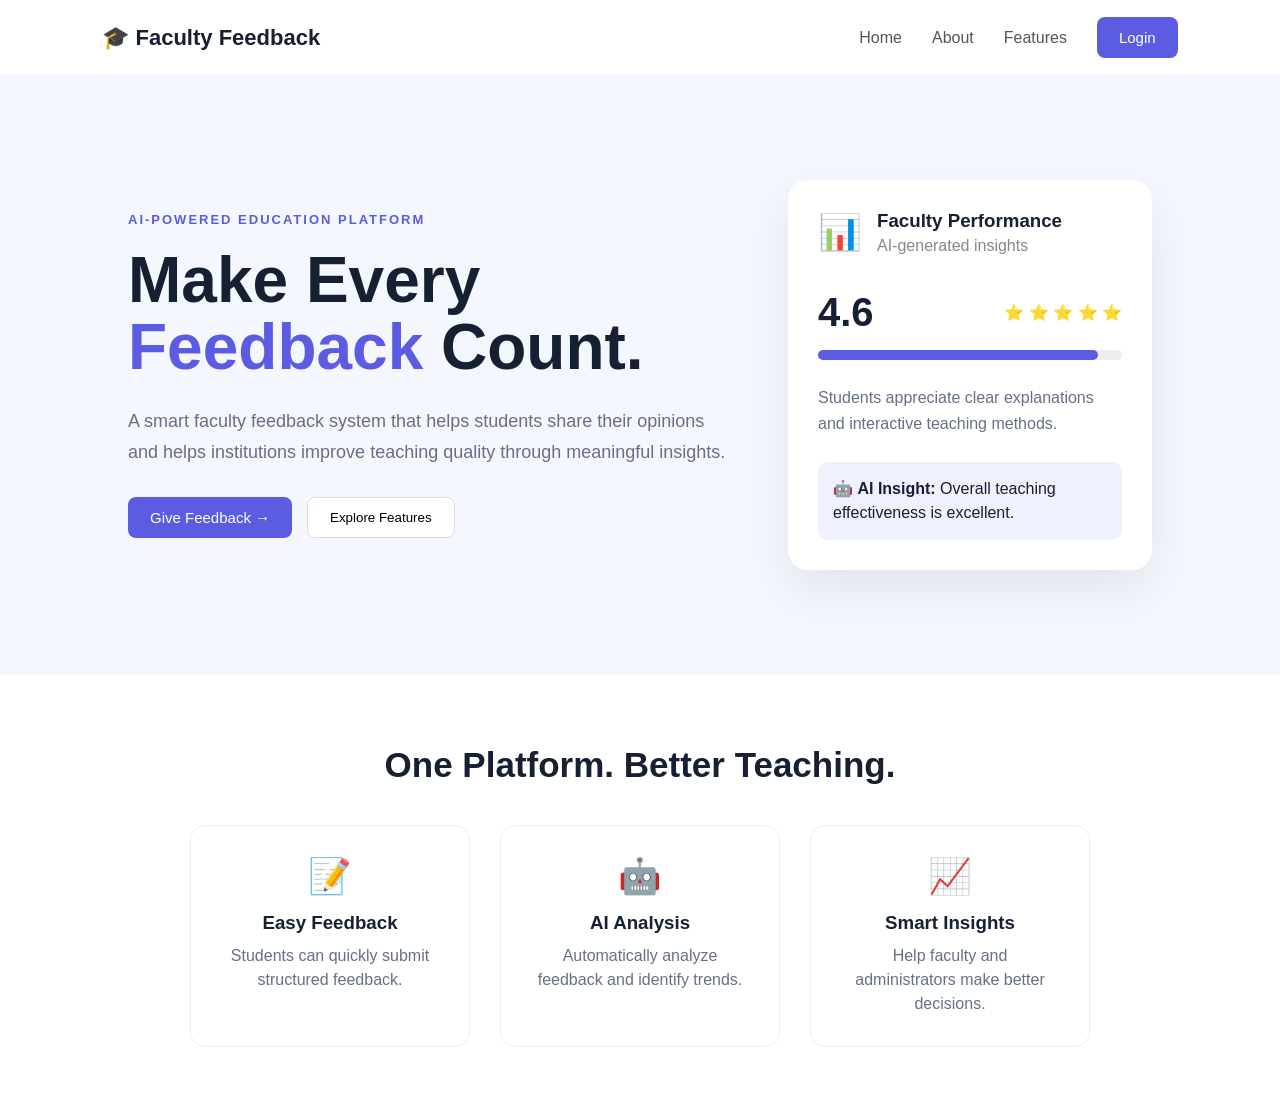
<file: frontend/index.html>
<!DOCTYPE html>
<html lang="en">
<head>
    <meta charset="UTF-8">
    <meta name="viewport" content="width=device-width, initial-scale=1.0">
    <title>Faculty Feedback System</title>
    <link rel="stylesheet" href="style.css">
</head>

<body>

    <header>
        <div class="logo">🎓 Faculty Feedback</div>

        <nav>
            <a href="#">Home</a>
            <a href="#">About</a>
            <a href="#">Features</a>
           <button onclick="window.location.href='login.html'">Login</button>
        </nav>
    </header>

    <main class="hero">

        <div class="hero-text">
            <p class="tag">AI-POWERED EDUCATION PLATFORM</p>

            <h1>
                Make Every
                <span>Feedback</span>
                Count.
            </h1>

            <p class="description">
                A smart faculty feedback system that helps students
                share their opinions and helps institutions improve
                teaching quality through meaningful insights.
            </p>

            <div class="buttons">
                <button class="primary" onclick="window.location.href='feedback.html'">
    Give Feedback →
</button>

                <button class="secondary">
                    Explore Features
                </button>
            </div>
        </div>

        <div class="hero-card">

            <div class="card-header">
                <span>📊</span>
                <div>
                    <h3>Faculty Performance</h3>
                    <p>AI-generated insights</p>
                </div>
            </div>

            <div class="rating">
                <strong>4.6</strong>
                <span>⭐ ⭐ ⭐ ⭐ ⭐</span>
            </div>

            <div class="progress">
                <div></div>
            </div>

            <p class="card-text">
                Students appreciate clear explanations and
                interactive teaching methods.
            </p>

            <div class="insight">
                🤖 <strong>AI Insight:</strong>
                Overall teaching effectiveness is excellent.
            </div>

        </div>

    </main>

    <section class="features">

        <h2>One Platform. Better Teaching.</h2>

        <div class="feature-container">

            <div class="feature">
                <div>📝</div>
                <h3>Easy Feedback</h3>
                <p>Students can quickly submit structured feedback.</p>
            </div>

            <div class="feature">
                <div>🤖</div>
                <h3>AI Analysis</h3>
                <p>Automatically analyze feedback and identify trends.</p>
            </div>

            <div class="feature">
                <div>📈</div>
                <h3>Smart Insights</h3>
                <p>Help faculty and administrators make better decisions.</p>
            </div>

        </div>

    </section>

    <script src="script.js"></script>

</body>
</html>
</file>
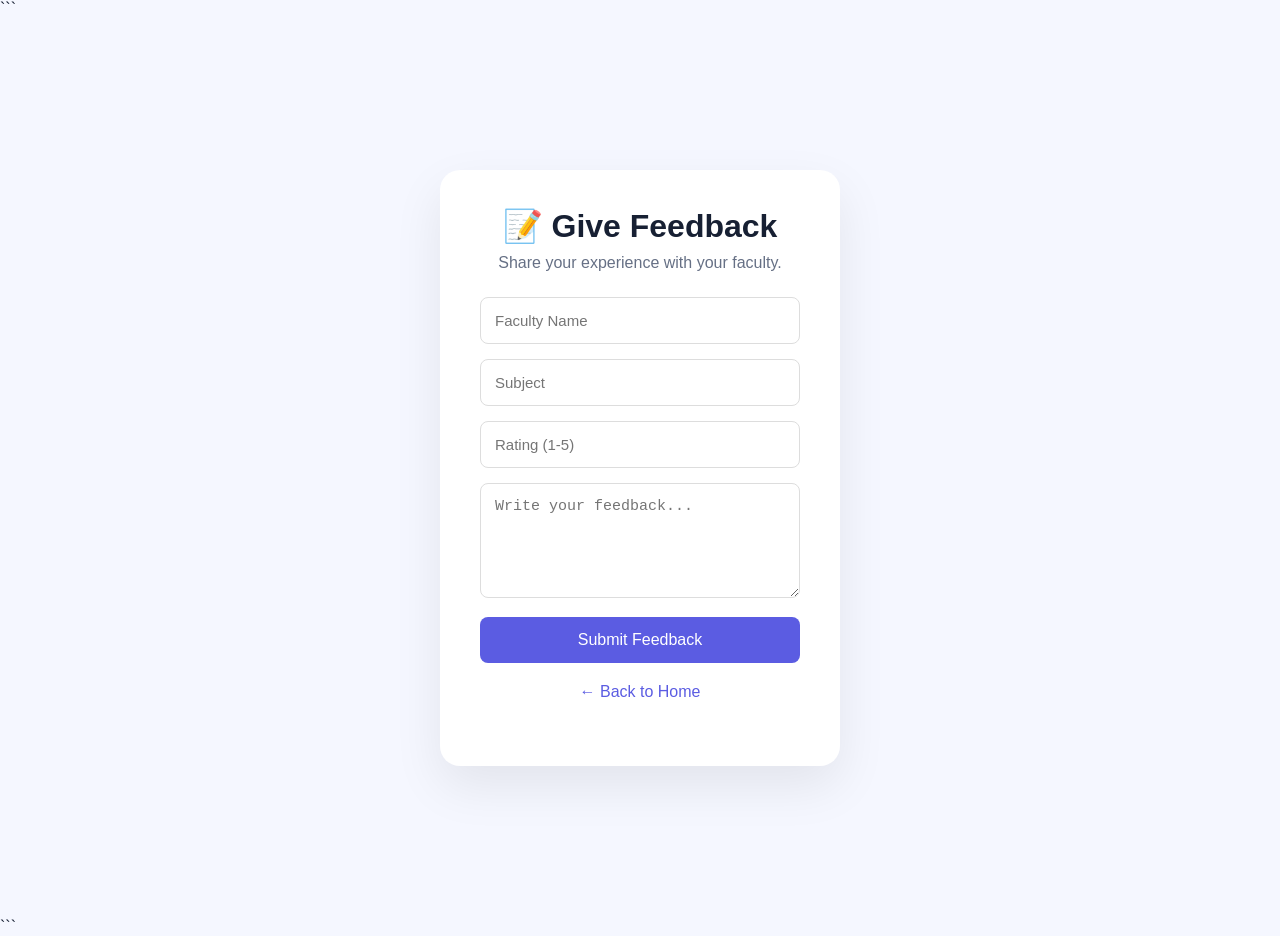
<file: frontend/feedback.html>
<!DOCTYPE html>

<html lang="en">
<head>
    <meta charset="UTF-8">
    <meta name="viewport" content="width=device-width, initial-scale=1.0">
    <title>Give Feedback</title>
    <link rel="stylesheet" href="style.css">
</head>

<body>

```
<div class="login-page">
    <div class="login-box">
        <h1>📝 Give Feedback</h1>
        <p>Share your experience with your faculty.</p>

        <input type="text" placeholder="Faculty Name">

        <input type="text" placeholder="Subject">

        <input type="number" min="1" max="5" placeholder="Rating (1-5)">

        <textarea placeholder="Write your feedback..." rows="5"></textarea>

        <button onclick="submitFeedback()">Submit Feedback</button>

        <p class="back">
            <a href="index.html">← Back to Home</a>
        </p>
    </div>
</div>

<script src="script.js"></script>
```

</body>
</html>
</file>
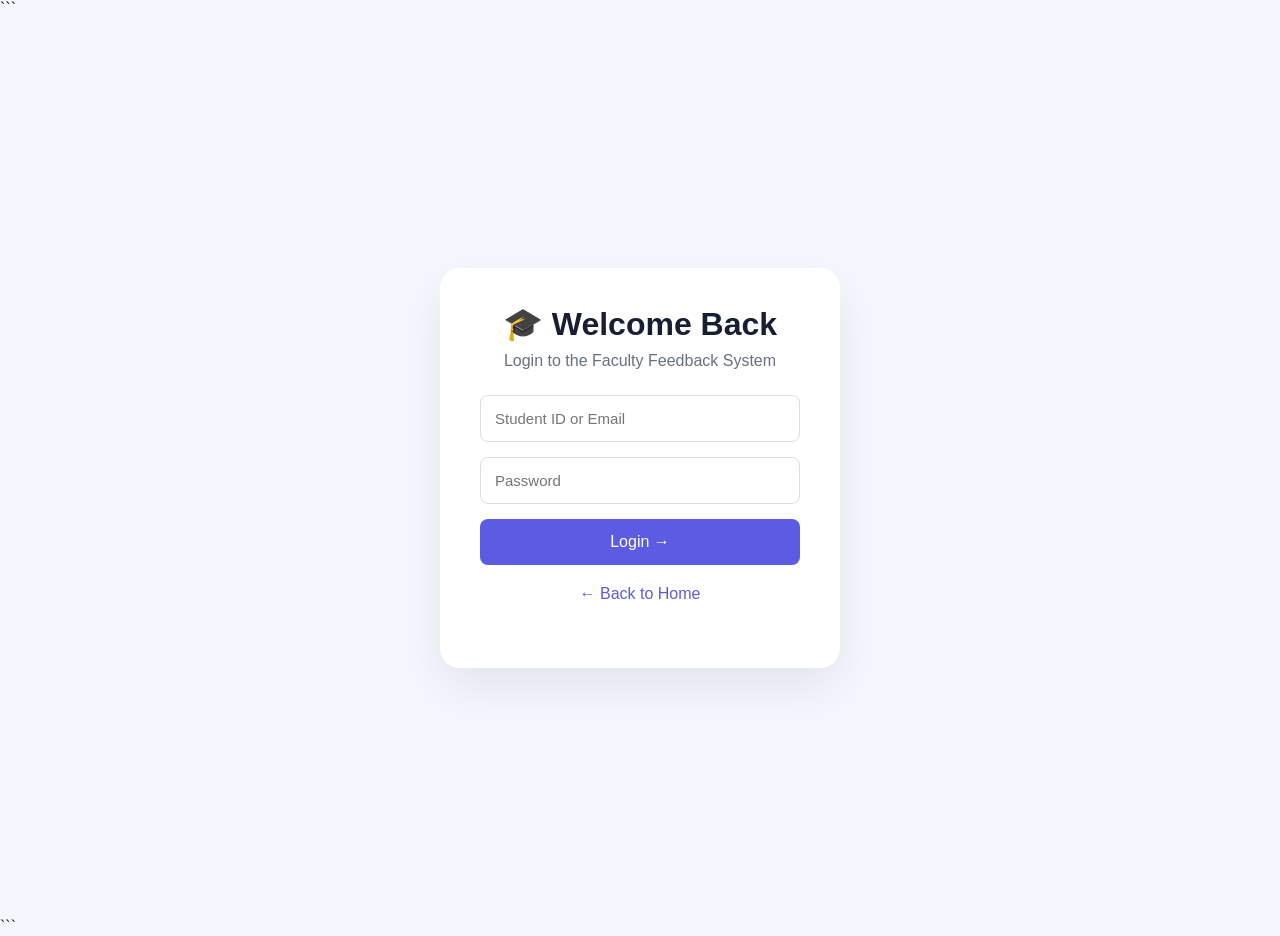
<file: frontend/login.html>
<!DOCTYPE html>

<html lang="en">
<head>
    <meta charset="UTF-8">
    <meta name="viewport" content="width=device-width, initial-scale=1.0">
    <title>Login - Faculty Feedback System</title>
    <link rel="stylesheet" href="style.css">
</head>

<body>

```
<div class="login-page">
    <div class="login-box">

        <h1>🎓 Welcome Back</h1>

        <p>Login to the Faculty Feedback System</p>

        <input type="text" id="studentId" placeholder="Student ID or Email">

        <input type="password" id="password" placeholder="Password">

        <button onclick="showDashboard()">Login →</button>

        <p class="back">
            <a href="index.html">← Back to Home</a>
        </p>

    </div>
</div>

<script src="script.js"></script>
```

</body>
</html>
</file>
<file: frontend/style.css>
* {
    margin: 0;
    padding: 0;
    box-sizing: border-box;
}

body {
    font-family: Arial, sans-serif;
    background: #f5f7ff;
    color: #172033;
}

header {
    height: 75px;
    display: flex;
    align-items: center;
    justify-content: space-between;
    padding: 0 8%;
    background: white;
}

.logo {
    font-size: 22px;
    font-weight: bold;
}

nav {
    display: flex;
    align-items: center;
    gap: 30px;
}

nav a {
    text-decoration: none;
    color: #555;
}

nav button,
.primary {
    border: none;
    padding: 12px 22px;
    border-radius: 8px;
    background: #5b5ce2;
    color: white;
    cursor: pointer;
    font-size: 15px;
}

.hero {
    min-height: 600px;
    display: flex;
    align-items: center;
    justify-content: space-between;
    gap: 60px;
    padding: 70px 10%;
}

.hero-text {
    max-width: 600px;
}

.tag {
    color: #5b5ce2;
    font-weight: bold;
    letter-spacing: 2px;
    font-size: 13px;
    margin-bottom: 20px;
}

h1 {
    font-size: 64px;
    line-height: 1.05;
    margin-bottom: 25px;
}

h1 span {
    color: #5b5ce2;
}

.description {
    color: #667085;
    font-size: 18px;
    line-height: 1.7;
    margin-bottom: 30px;
}

.buttons {
    display: flex;
    gap: 15px;
}

.secondary {
    padding: 12px 22px;
    border-radius: 8px;
    border: 1px solid #ddd;
    background: white;
    cursor: pointer;
}

.hero-card {
    width: 380px;
    padding: 30px;
    background: white;
    border-radius: 20px;
    box-shadow: 0 20px 50px rgba(0, 0, 0, 0.08);
}

.card-header {
    display: flex;
    align-items: center;
    gap: 15px;
}

.card-header span {
    font-size: 35px;
}

.card-header h3 {
    margin-bottom: 5px;
}

.card-header p {
    color: #888;
}

.rating {
    display: flex;
    justify-content: space-between;
    align-items: center;
    margin: 35px 0 15px;
}

.rating strong {
    font-size: 40px;
}

.progress {
    height: 10px;
    background: #eee;
    border-radius: 10px;
}

.progress div {
    width: 92%;
    height: 100%;
    background: #5b5ce2;
    border-radius: 10px;
}

.card-text {
    margin: 25px 0;
    color: #667085;
    line-height: 1.6;
}

.insight {
    padding: 15px;
    background: #f0f1ff;
    border-radius: 10px;
    line-height: 1.5;
}

.features {
    background: white;
    padding: 70px 10%;
    text-align: center;
}

.features h2 {
    font-size: 35px;
    margin-bottom: 40px;
}

.feature-container {
    display: flex;
    justify-content: center;
    gap: 30px;
}

.feature {
    width: 280px;
    padding: 30px;
    border: 1px solid #eee;
    border-radius: 15px;
}

.feature div {
    font-size: 35px;
    margin-bottom: 15px;
}

.feature h3 {
    margin-bottom: 10px;
}

.feature p {
    color: #667085;
    line-height: 1.5;
}
.login-page {
    min-height: 100vh;
    display: flex;
    align-items: center;
    justify-content: center;
    background: #f5f7ff;
}

.login-box {
    width: 400px;
    background: white;
    padding: 40px;
    border-radius: 20px;
    box-shadow: 0 20px 50px rgba(0, 0, 0, 0.08);
    text-align: center;
}

.login-box h1 {
    font-size: 32px;
    margin-bottom: 10px;
}

.login-box p {
    color: #667085;
    margin-bottom: 25px;
}

.login-box input,
.login-box textarea {
    width: 100%;
    padding: 14px;
    margin-bottom: 15px;
    border: 1px solid #ddd;
    border-radius: 8px;
    font-size: 15px;
}

.login-box button {
    width: 100%;
    padding: 14px;
    border: none;
    border-radius: 8px;
    background: #5b5ce2;
    color: white;
    font-size: 16px;
    cursor: pointer;
}

.back {
    margin-top: 20px;
}

.back a {
    color: #5b5ce2;
    text-decoration: none;
}
</file>
